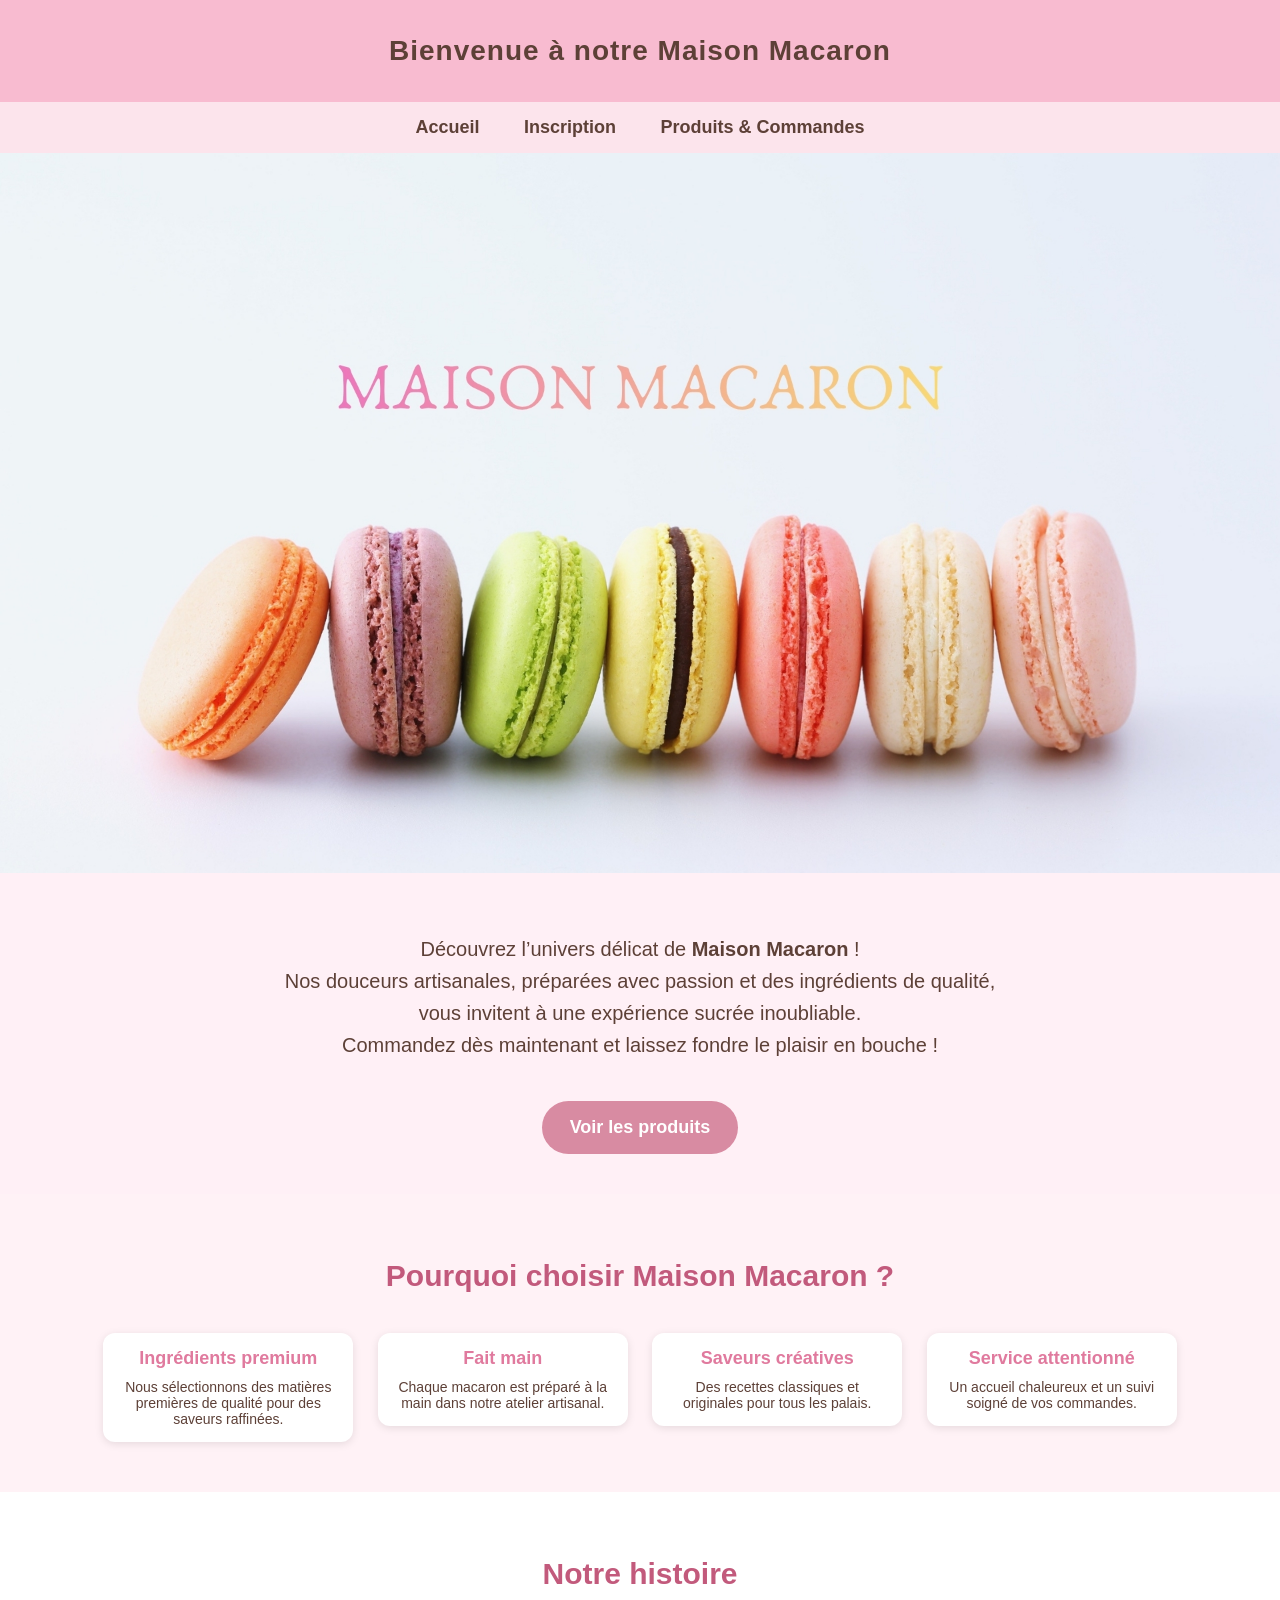
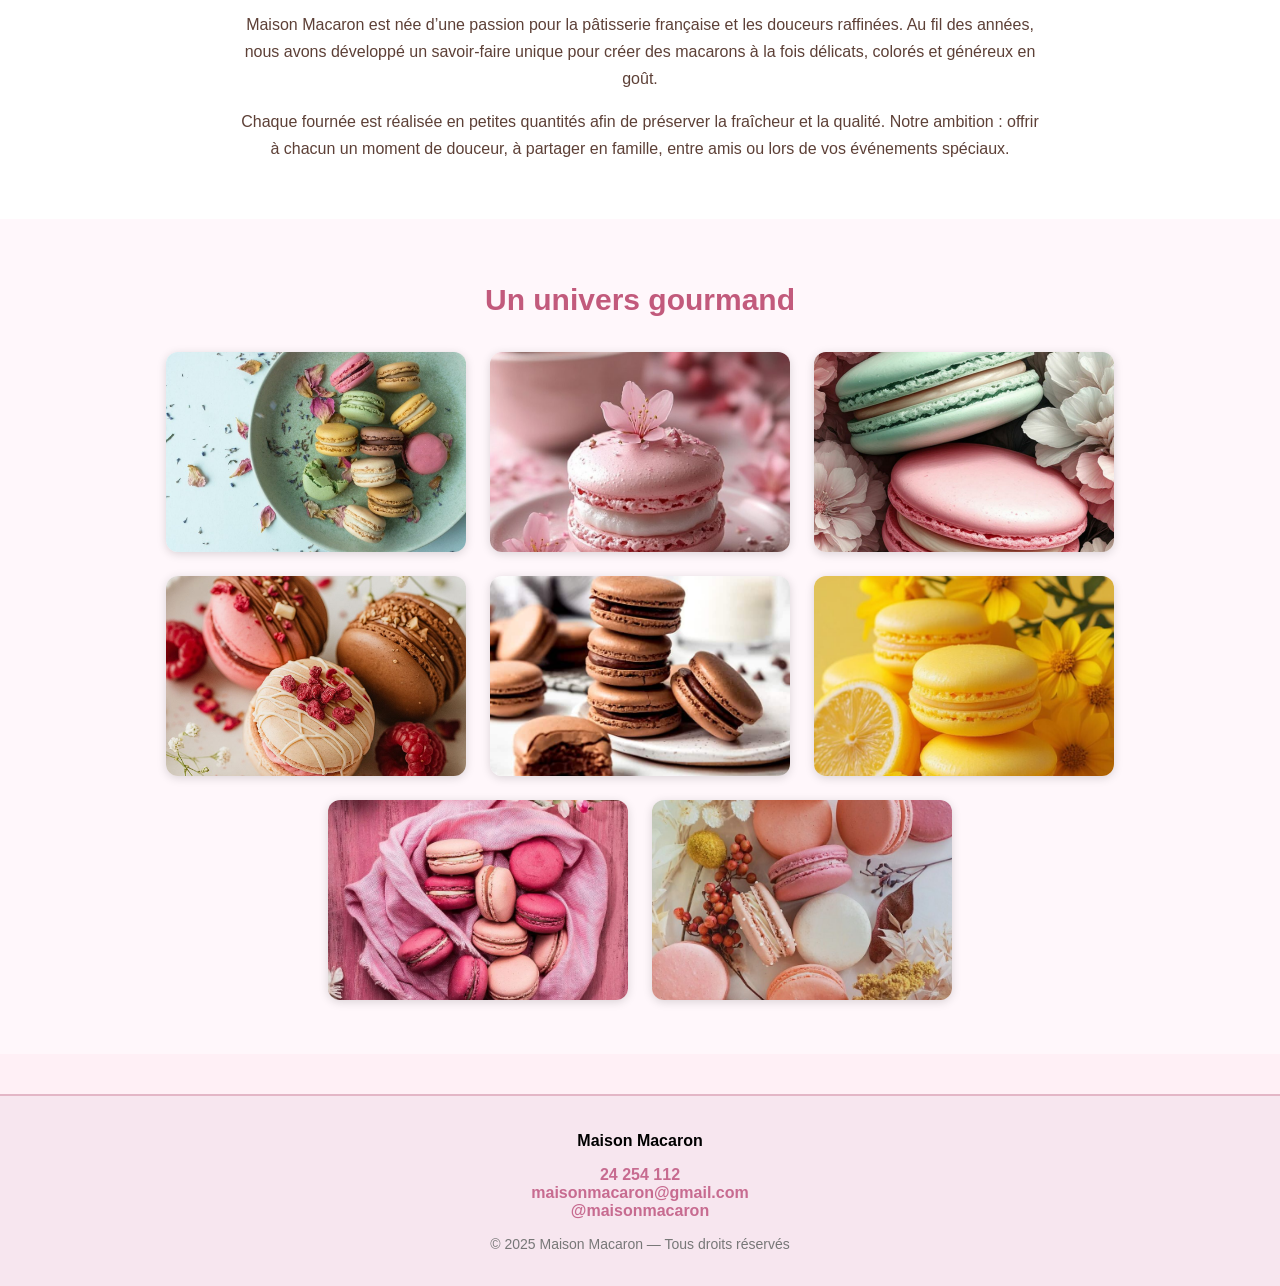
<file: index.html>
<!DOCTYPE html>
<html lang="fr">
<head>
  <meta charset="utf-8" />
  <meta name="viewport" content="width=device-width, initial-scale=1" />
  <title>Accueil — Maison Macaron</title>
  <link rel="stylesheet" href="style.css" />
</head>

<body>

  <!--Bande de bienvenue  -->
  <header class="bande">
    <p>Bienvenue à notre Maison Macaron</p>
  </header>

 

  <!-- Menu de navigation-->
  <nav class="menu">
    <ul>
      <li><a href="index.html">Accueil</a></li>
      <li><a href="inscription.html">Inscription</a></li>
      <li><a href="produits.html">Produits &amp; Commandes</a></li>
    </ul>
  </nav>

  <!-- Image principale -->
  <section class="image-hero">
    <img src="images/macaron.jpg"
  </section>

  <!-- Présentation-->
  <section class="presentation">
  <p>
    Découvrez l’univers délicat de <strong>Maison Macaron</strong> ! <br>
    Nos douceurs artisanales, préparées avec passion et des ingrédients de qualité,<br>
    vous invitent à une expérience sucrée inoubliable.<br>
    Commandez dès maintenant et laissez fondre le plaisir en bouche !
  </p>

  <a href="produits.html" class="btn-macaron">Voir les produits</a>
</section>


  <!--Pourquoi nous choisir -->
  <section class="valeurs">
    <h2>Pourquoi choisir Maison Macaron ?</h2>

    <div class="valeurs-container">
      <article class="valeur">
        <h3>Ingrédients premium</h3>
        <p>Nous sélectionnons des matières premières de qualité pour des saveurs raffinées.</p>
      </article>

      <article class="valeur">
        <h3>Fait main</h3>
        <p>Chaque macaron est préparé à la main dans notre atelier artisanal.</p>
      </article>

      <article class="valeur">
        <h3>Saveurs créatives</h3>
        <p>Des recettes classiques et originales pour tous les palais.</p>
      </article>

      <article class="valeur">
        <h3>Service attentionné</h3>
        <p>Un accueil chaleureux et un suivi soigné de vos commandes.</p>
      </article>
    </div>
  </section>

  <!--Histoire -->
  <section class="histoire">
    <h2>Notre histoire</h2>
    <article class="histoire-texte">
      <p>
        Maison Macaron est née d’une passion pour la pâtisserie française et les douceurs
        raffinées. Au fil des années, nous avons développé un savoir-faire unique pour
        créer des macarons à la fois délicats, colorés et généreux en goût.
      </p>
      <p>
        Chaque fournée est réalisée en petites quantités afin de préserver la fraîcheur
        et la qualité. Notre ambition : offrir à chacun un moment de douceur, à partager
        en famille, entre amis ou lors de vos événements spéciaux.
      </p>
    </article>
  </section>

  <!--Galerie d’images-->
  <section class="galerie">
    <h2>Un univers gourmand</h2>

    <div class="galerie-container">

  <!-- Ligne 1 -->
  <figure class="galerie-item">
    <img src="images/galerie1.jpg" alt="">
  </figure>
  <figure class="galerie-item">
    <img src="images/galerie2.jpg" alt="">
  </figure>
  <figure class="galerie-item">
    <img src="images/galerie3.jpg" alt="">
  </figure>

 
  <figure class="galerie-item">
    <img src="images/galerie4.jpg" alt="">
  </figure>
  <figure class="galerie-item">
    <img src="images/galerie5.jpg" alt="">
  </figure>
  <figure class="galerie-item">
    <img src="images/galerie6.jpg" alt="">
  </figure>
  <figure class="galerie-item">
    <img src="images/galerie7.jpg" alt="">
  </figure>
  <figure class="galerie-item">
    <img src="images/galerie8.jpg" alt="">
  </figure>
 

</div>
</section>

  <!--Pied de page -->
  <footer class="footer-page">
  <p><strong>Maison Macaron</strong></p>

  <p>
     <a href="tel:24254112">24 254 112</a><br>
     <a href="mailto:maisonmacaron@gmail.com">maisonmacaron@gmail.com</a><br>
     <a href="https://instagram.com/maisonmacaron" target="_blank">@maisonmacaron</a>
  </p>

  <p class="copy">© 2025 Maison Macaron — Tous droits réservés</p>
</footer>
</file>
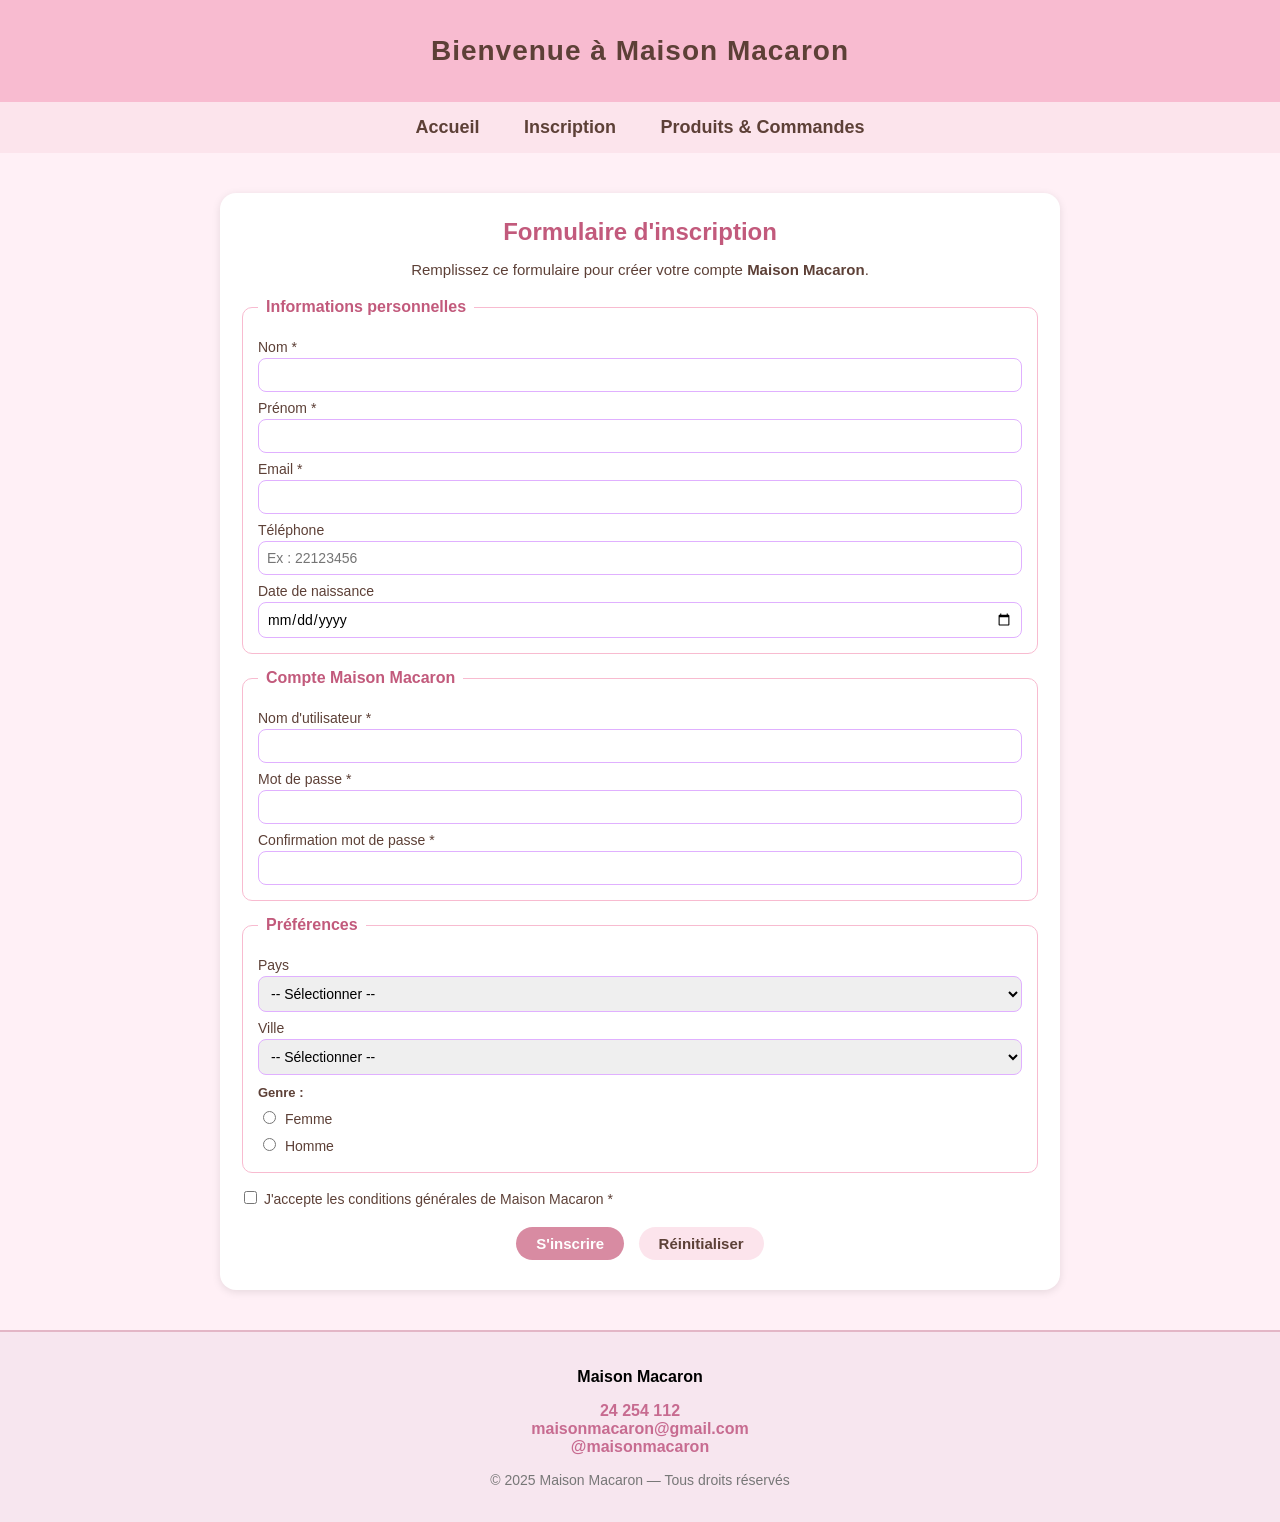
<file: inscription.html>
<!DOCTYPE html>
<html lang="fr">
<head>
<meta charset="utf-8" />
<meta name="viewport" content="width=device-width, initial-scale=1" />
<title>Inscription — Maison Macaron</title>
<link rel="stylesheet" href="style.css" />
</head>

<body>

<!--  Bande de bienvenue  -->
<header class="bande">
    <p>Bienvenue à Maison Macaron</p>
</header>

<!--Menu-->
  <nav class="menu">
    <ul>
      <li><a href="index.html">Accueil</a></li>
      <li><a href="inscription.html">Inscription</a></li>
      <li><a href="produits.html">Produits &amp; Commandes</a></li>
    </ul>
  </nav>

<!--  Section Inscription -->
  <section class="section-inscription">
    <h1>Formulaire d'inscription</h1>
    <p class="texte-intro-inscription">
      Remplissez ce formulaire pour créer votre compte
      <strong>Maison Macaron</strong>.
    </p>
     
    <form id="form-inscription" action="#" method="post" onsubmit="return validerFormulaire()">

<!-- Informations personnelles -->
      <fieldset class="bloc-formulaire">
        <legend>Informations personnelles</legend>

        <label for="nom">Nom *</label>
        <input type="text" id="nom" name="nom" />

        <label for="prenom">Prénom *</label>
        <input type="text" id="prenom" name="prenom" />

        <label for="email">Email *</label>
        <input type="email" id="email" name="email" />

        <label for="telephone">Téléphone</label>
        <input type="tel" id="telephone" name="telephone" placeholder="Ex : 22123456" />

        <label for="naissance">Date de naissance</label>
        <input type="date" id="naissance" name="naissance" />
      </fieldset>

 <!-- Informations de compte -->
      <fieldset class="bloc-formulaire">
        <legend>Compte Maison Macaron</legend>

        <label for="pseudo">Nom d'utilisateur *</label>
        <input type="text" id="pseudo" name="pseudo" />

        <label for="motdepasse">Mot de passe *</label>
        <input type="password" id="motdepasse" name="motdepasse" />

        <label for="confirmation">Confirmation mot de passe *</label>
        <input type="password" id="confirmation" name="confirmation" />
      </fieldset>

<!-- Préférences -->
      <fieldset class="bloc-formulaire">
        <legend>Préférences</legend>

        <label for="pays">Pays</label>
        <select id="pays" name="pays">
          <option value="">-- Sélectionner --</option>
          <option value="tunisie">Tunisie</option>
          <option value="france">France</option>
          <option value="italie">Italie</option>
        </select>

        <label for="ville">Ville</label>
        <select id="ville" name="ville">
          <option value="">-- Sélectionner --</option>
          <option value="ariana">Ariana</option>
          <option value="tunis">Tunis</option>
          <option value="nabeul">Nabeul</option>
        </select>

        <p class="texte-mini">Genre :</p>
        <label>
          <input type="radio" name="genre" value="femme" />
          Femme
        </label>
        <label>
          <input type="radio" name="genre" value="homme" />
          Homme
        </label>
      </fieldset>

<!-- Conditions -->
      <div class="conditions-generales">
        <label>
          <input type="checkbox" id="conditions" name="conditions" />
          J'accepte les conditions générales de Maison Macaron *
        </label>
      </div>

      <!-- Boutons -->
      <div class="boutons-form">
        <input type="submit" value="S'inscrire" />
        <input type="reset" value="Réinitialiser" />
      </div>

    </form>
  </section>

  <!--  Pied de page  -->
 <footer class="footer-page">
  <p><strong>Maison Macaron</strong></p>

  <p>
     <a href="tel:24254112">24 254 112</a><br>
     <a href="mailto:maisonmacaron@gmail.com">maisonmacaron@gmail.com</a><br>
    <a href="https://instagram.com/maisonmacaron" target="_blank">@maisonmacaron</a>
  </p>

  <p class="copy">© 2025 Maison Macaron — Tous droits réservés</p>
</footer>


 
  <script src="js.js"></script>

</body>
</html>
</file>
<file: style.css>
/* ===== Style général ===== */
body {
  background-color: #FFF0F6;      
  margin: 0;
  font-family: Verdana, sans-serif;
}

/* Bande de bienvenue */
.bande {
  background-color: #F8BBD0;      
  color: #5D4037;                  
  text-align: center;
  padding: 35px 20px;              
}

.bande p {
  font-size: 28px;                
  font-weight: bold;
  margin: 0;
  letter-spacing: 1px;
}



/* Menu  */
.menu {
  background-color: #FCE4EC;      
  text-align: center;
  padding: 15px;
}

.menu ul {
  list-style-type: none;
  margin: 0;
  padding: 0;
}

.menu li {
  display: inline;
  margin: 0 20px;
}

.menu a {
  text-decoration: none;
  color: #5D4037;
  font-weight: bold;
  font-size: 18px;
}

.menu a:hover {
  color: #AD1457;                  
}

/*  Image principale  */
.image-hero img {
  width: 100%;
  height: auto;
  display: block;
}

/*  Présentation  */
.presentation {
  text-align: center;
  padding: 40px 20px;
  color: #5D4037;
  font-size: 20px;
  line-height: 1.6;
}
.btn-macaron {
  display: inline-block;
  margin-top: 20px;
  padding: 12px 28px;
  background-color: #D88BA2;    
  color: white;
  font-weight: bold;
  text-decoration: none;
  border-radius: 30px;          
  font-size: 18px;
  transition: 0.3s;
}

.btn-macaron:hover {
  background-color: #B96E89;    
  transform: translateY(-2px);
}



/*Section : Pourquoi nous choisir */

.valeurs {
  background-color: #FFF2F6;
  text-align: center;
  padding: 40px 20px;
}

.valeurs h2 {
  font-size: 30px;
  color: #C25A7C;
  margin-bottom: 30px;
}

.valeurs-container {
  text-align: center;      /* centre les blocs inline-block */
}

.valeur {
  display: inline-block;
  width: 220px;
  margin: 10px;
  padding: 15px;
  background-color: #FFFFFF;
  border-radius: 12px;
  box-shadow: 0 2px 8px rgba(0,0,0,0.1);
  vertical-align: top;
}

.valeur h3 {
  color: #E07A9E;
  margin-top: 0;
  margin-bottom: 10px;
  font-size: 18px;
}

.valeur p {
  margin: 0;
  font-size: 14px;
  color: #5D4037;
}


/* Histoire*/

.histoire {
  background-color: #FFFFFF;
  text-align: center;
  padding: 40px 20px;
}

.histoire h2 {
  font-size: 30px;
  color: #C25A7C;
  margin-bottom: 20px;
}

.histoire-texte {
  max-width: 800px;
  margin: 0 auto;
  color: #5D4037;
  line-height: 1.7;
  font-size: 16px;
}


/*Galerie*/

.galerie {
  background-color: #FFF7FB;
  text-align: center;
  padding: 40px 20px;
}

.galerie h2 {
  font-size: 30px;
  color: #C25A7C;
  margin-bottom: 25px;
}

.galerie-container {
  text-align: center;
}

.galerie-item {
  display: inline-block;
  margin: 10px;
}

.galerie-item img {
  width: 300px;
  height: 200px;
  object-fit: cover;
  border-radius: 12px;
  box-shadow: 0 2px 10px rgba(0,0,0,0.15);
  transition: transform 0.3s;
}

.galerie-item img:hover {
  transform: scale(1.05);
}


/* Footer*/

.footer-page {
  background-color: #f7e6ef;      
  text-align: center;
  padding: 20px;
  margin-top: 40px;
  border-top: 2px solid #e3b6c6;
  font-family: Arial, sans-serif;
}

.footer-page a {
  color: #c76b90;                
  text-decoration: none;
  font-weight: bold;
}

.footer-page a:hover {
  text-decoration: underline;
}

.footer-page .copy {
  margin-top: 10px;
  font-size: 14px;
  color: #777;
}


/*Responsive simple  */

@media (max-width: 768px) {
  .valeur,
  .footer-col,
  .galerie-item img {
    width: 90%;
  }

  .galerie-item img {
    height: auto;
  }
}

/*Page Inscription*/


.section-inscription {
  max-width: 800px;
  margin: 40px auto;
  background-color: #FFFFFF;
  padding: 25px 20px;
  border-radius: 16px;
  box-shadow: 0 2px 8px rgba(0,0,0,0.1);
  color: #5D4037;
}

.section-inscription h1 {
  text-align: center;
  color: #C25A7C;
  margin-top: 0;
  margin-bottom: 10px;
}

.texte-intro-inscription {
  text-align: center;
  font-size: 15px;
  margin-bottom: 20px;
}

/* Bloc de formulaire (fieldset) */
.bloc-formulaire {
  border: 1px solid #F8BBD0;
  border-radius: 10px;
  padding: 15px;
  margin-bottom: 15px;
}

.bloc-formulaire legend {
  padding: 0 8px;
  font-weight: bold;
  color: #C25A7C;
}

/* Labels et champs */
.bloc-formulaire label {
  display: block;
  margin-top: 8px;
  margin-bottom: 3px;
  font-size: 14px;
}

.bloc-formulaire input,
.bloc-formulaire select {
  width: 100%;
  padding: 8px;
  box-sizing: border-box;
  border-radius: 8px;
  border: 1px solid #E0B0FF;
  font-family: Verdana, sans-serif;
  font-size: 14px;
}

/* Petit texte pour "Genre :" */
.texte-mini {
  margin-top: 10px;
  margin-bottom: 5px;
  font-size: 13px;
  font-weight: bold;
}

/* Cases à cocher et boutons radio */
.bloc-formulaire input[type="checkbox"],
.bloc-formulaire input[type="radio"] {
  width: auto;
  margin-right: 5px;
}

/* Conditions générales */
.conditions-generales {
  margin: 10px 0;
  font-size: 14px;
}

/* Boutons du formulaire */
.boutons-form {
  text-align: center;
  margin-top: 15px;
}

.boutons-form input[type="submit"],
.boutons-form input[type="reset"] {
  padding: 8px 20px;
  margin: 5px;
  border-radius: 20px;
  border: none;
  font-weight: bold;
  cursor: pointer;
  font-size: 15px;
}

.boutons-form input[type="submit"] {
  background-color: #D88BA2;
  color: #FFFFFF;
}

.boutons-form input[type="reset"] {
  background-color: #FCE4EC;
  color: #5D4037;
}

.boutons-form input[type="submit"]:hover {
  background-color: #B96E89;
}

.boutons-form input[type="reset"]:hover {
  background-color: #F8BBD0;
}

/* Responsive simple */
@media (max-width: 600px) {
  .section-inscription {
    margin: 20px 10px;
    padding: 20px 15px;
  }
}
/*Page Produits & Commandes*/


.section-produits {
  max-width: 1100px;
  margin: 40px auto;
  background-color: #FFFFFF;
  padding: 25px 20px;
  border-radius: 16px;
  box-shadow: 0 2px 10px rgba(0,0,0,0.1);
  color: #5D4037;
}

.section-produits h1 {
  text-align: center;
  color: #C25A7C;
  margin-top: 0;
}

.texte-intro-produits {
  text-align: center;
  font-size: 15px;
  margin-bottom: 20px;
}

/* Cartes produits */
.liste-produits {
  text-align: center;
}

.carte-produit {
  display: inline-block;
  width: 230px;
  margin: 12px;
  padding: 10px;
  background-color: #FFF7FB;
  border-radius: 12px;
  box-shadow: 0 2px 8px rgba(0,0,0,0.1);
  vertical-align: top;
}

.carte-produit img {
  width: 100%;
  height: 150px;
  object-fit: cover;
  border-radius: 10px;
}

.carte-produit h3 {
  margin: 8px 0 4px;
  color: #E07A9E;
  font-size: 16px;
}

.desc-produit {
  font-size: 13px;
  margin: 0 0 5px;
}

.prix-produit {
  font-weight: bold;
  color: #C25A7C;
  margin: 5px 0;
}

.quantite-produit {
  font-size: 13px;
  margin-top: 6px;
}

.carte-produit label {
  display: block;
  font-size: 13px;
  margin-top: 4px;
}

.carte-produit input[type="number"] {
  width: 80px;
  padding: 5px;
  border-radius: 8px;
  border: 1px solid #E0B0FF;
  text-align: center;
}

.carte-produit button {
  margin-top: 8px;
  padding: 7px 15px;
  border-radius: 20px;
  border: none;
  background-color: #D88BA2;
  color: #FFFFFF;
  font-weight: bold;
  cursor: pointer;
  font-size: 13px;
}

.carte-produit button:hover {
  background-color: #B96E89;
}

/* Zone total */
.zone-total {
  text-align: center;
  margin-top: 20px;
}

.zone-total button {
  padding: 8px 18px;
  margin: 5px;
  border-radius: 20px;
  border: none;
  font-weight: bold;
  cursor: pointer;
  font-size: 14px;
  background-color: #D88BA2;
  color: #FFFFFF;
}

.zone-total button:hover {
  background-color: #B96E89;
}

.resultat-total {
  margin-top: 10px;
  font-size: 16px;
  font-weight: bold;
}
</file>
